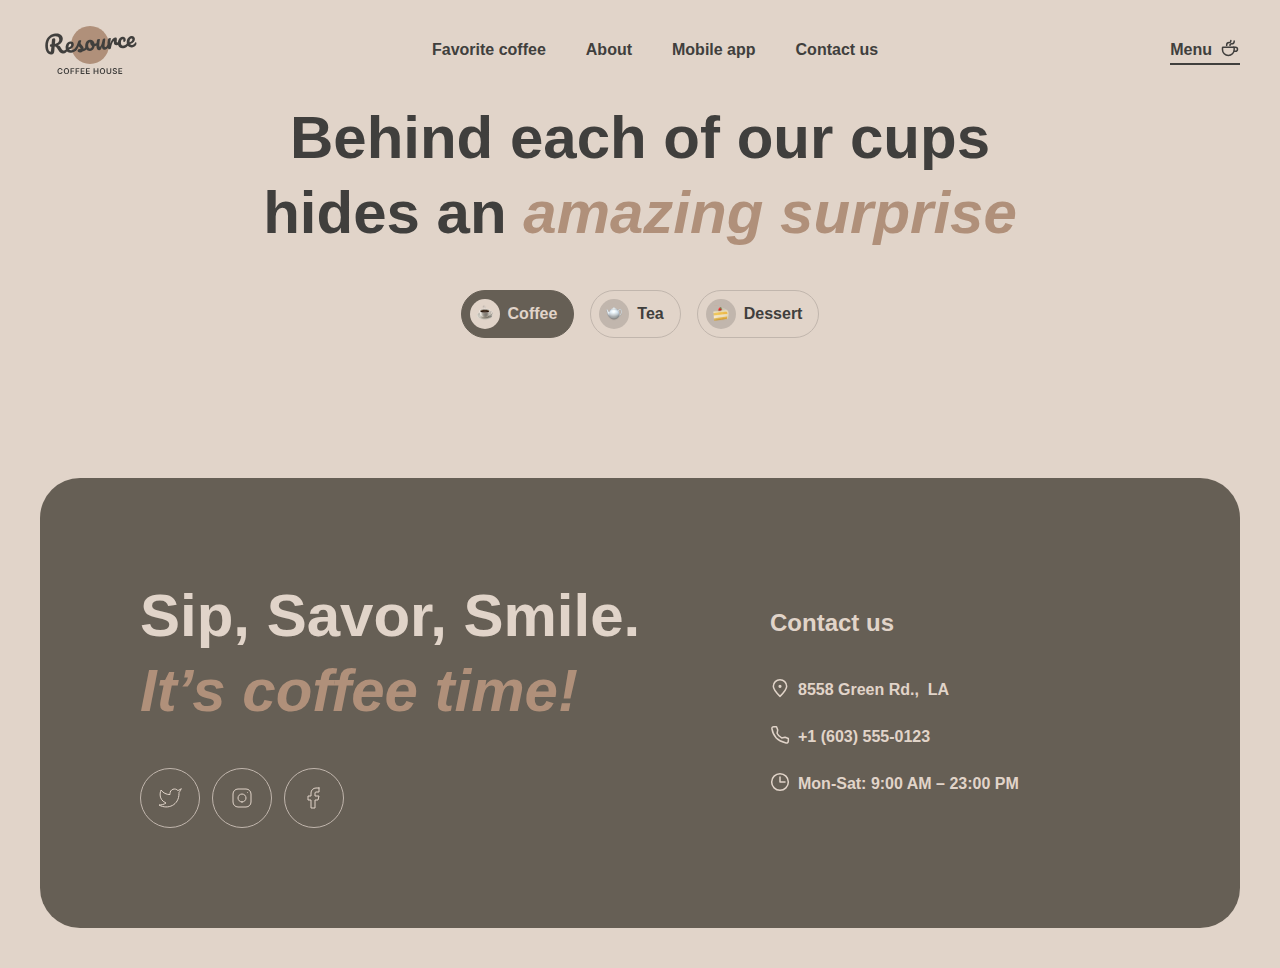
<file: coffee-house/menu.html>
<!DOCTYPE html>
<html lang="en">
  <head>
    <meta charset="UTF-8">
    <meta name="viewport" content="width=device-width, initial-scale=1.0">
    <title>Coffee House</title>
    <link rel="stylesheet" href="styles-menu.css">
    <link rel="icon" href="./img/coffee-beans.png">
    <script type="module" src="script-menu.js"></script>
  </head>
  <body>
    <div class="main-container">
      <header class="header font-link-and-button">
      <div class="logo-container">
        <a href="index.html"><img src="./img/logo.svg" alt="logo"></a>
      </div>
      <nav>
        <ul class="nav-container-center">
          <li>
            <a class="nav-item" href="index.html#favorites-coffee"
              >Favorite coffee
            </a>
          </li>
          <li><a class="nav-item" href="index.html#about">About</a></li>
          <li>
            <a class="nav-item" href="index.html#mobile-app">Mobile app</a>
          </li>
          <li><a class="nav-item" href="#footer">Contact us</a></li>
        </ul>
      </nav>
      <div class="menu-container">
        <a class="menu-item" href="#">
          Menu
          <span><img src="./img/coffee-cup.svg" alt="coffee-cup"></span>
        </a>
      </div>
      <div class="burger-menu-wrapper">
        <button class="btn-burger-menu">
          <svg class="top-line" xmlns="http://www.w3.org/2000/svg" width="18" height="2" viewBox="0 0 18 2" fill="none">
            <path d="M1 1H17" stroke="#403F3D" stroke-width="1.5" stroke-linecap="round" stroke-linejoin="round"/>
          </svg>
          <svg class="bottom-line" xmlns="http://www.w3.org/2000/svg" width="18" height="2" viewBox="0 0 18 2" fill="none">
            <path d="M1 1H17" stroke="#403F3D" stroke-width="1.5" stroke-linecap="round" stroke-linejoin="round"/>
          </svg>
        </button>
      </div>
    </header>
    <nav class="menu">
      <ul class="nav-items">
        <li><a class="nav-item menu-link font-burger-link" href="index.html#favorites-coffee">Favorite coffee</a></li>
        <li><a class="nav-item menu-link font-burger-link" href="index.html#about">About</a></li>
        <li><a class="nav-item menu-link font-burger-link" href="index.html#mobile-app">Mobile app</a></li>
        <li><a class="nav-item menu-link font-burger-link" href="#footer">Contact us</a></li>
        <li>
          <a class="menu-item menu-link font-burger-link" href="#">
          Menu
            <span><img src="./img/coffee-cup(2x).svg" alt="coffee-cup"></span>
          </a>
        </li>
      </ul>
    </nav>
    <section class="menu-content">
      <div class="menu-title">
        <h1 class="font-h2">
          Behind each of our cups hides an
          <span class="accent">amazing surprise</span>
        </h1>
      </div>
      <div class="tab-navigation">
        <button class="tab-item tab-category font-link-and-button active" data-tab="coffee">
          <span class="icon coffee-icon"></span>Coffee
        </button>
        <button class="tab-item tab-category font-link-and-button" data-tab="tea">
          <span class="icon tea-icon"></span>Tea
        </button>
        <button class="tab-item tab-category font-link-and-button" data-tab="dessert">
          <span class="icon dessert-icon"></span>Dessert
        </button>
      </div>
      <div class="cards-container">
      </div>
        <div class="load-more-btn-container">
          <button class="btn-icon icon-dark load-more-btn">
            <svg xmlns="http://www.w3.org/2000/svg" width="24" height="24" viewBox="0 0 24 24" fill="none" stroke="#403F3D">
              <path d="M21.8883 13.5C21.1645 18.3113 17.013 22 12 22C6.47715 22 2 17.5228 2 12C2 6.47715 6.47715 2 12 2C16.1006 2 19.6248 4.46819 21.1679 8"  stroke-linecap="round" stroke-linejoin="round"/>
              <path d="M17 8H21.4C21.7314 8 22 7.73137 22 7.4V3"  stroke-linecap="round" stroke-linejoin="round"/>
            </svg>
          </button>
        </div>
    </section>
    <footer id="footer">
      <div class="footer-offer">
        <h2 class="font-h2">
          Sip, Savor, Smile. <span class="accent">It’s coffee time!</span>
        </h2>
        <div class="social-media-icons">
          <button class="btn-icon btn-social icon-light">
            <svg
              class="social-icon"
              xmlns="http://www.w3.org/2000/svg"
              width="24"
              height="24"
              viewBox="0 0 24 24"
              fill="none"
              stroke="#E1D4C9"
            >
              <path
                d="M23 3.01006C23 3.01006 20.9821 4.20217 19.86 4.54006C19.2577 3.84757 18.4573 3.35675 17.567 3.13398C16.6767 2.91122 15.7395 2.96725 14.8821 3.29451C14.0247 3.62177 13.2884 4.20446 12.773 4.96377C12.2575 5.72309 11.9877 6.62239 12 7.54006V8.54006C10.2426 8.58562 8.50127 8.19587 6.93101 7.4055C5.36074 6.61513 4.01032 5.44869 3 4.01006C3 4.01006 -1 13.0101 8 17.0101C5.94053 18.408 3.48716 19.109 1 19.0101C10 24.0101 21 19.0101 21 7.51006C20.9991 7.23151 20.9723 6.95365 20.92 6.68006C21.9406 5.67355 23 3.01006 23 3.01006Z"
                stroke-linecap="round"
                stroke-linejoin="round"
              />
            </svg>
          </button>
          <button class="btn-icon btn-social icon-light">
            <svg
              class="social-icon"
              xmlns="http://www.w3.org/2000/svg"
              width="24"
              height="24"
              viewBox="0 0 24 24"
              fill="none"
              stroke="#E1D4C9"
            >
              <path
                d="M12 16C14.2091 16 16 14.2091 16 12C16 9.79086 14.2091 8 12 8C9.79086 8 8 9.79086 8 12C8 14.2091 9.79086 16 12 16Z"
                stroke-linecap="round"
                stroke-linejoin="round"
              />
              <path
                d="M3 16V8C3 5.23858 5.23858 3 8 3H16C18.7614 3 21 5.23858 21 8V16C21 18.7614 18.7614 21 16 21H8C5.23858 21 3 18.7614 3 16Z"
              />
              <path
                d="M17.5 6.51L17.51 6.49889"
                stroke-linecap="round"
                stroke-linejoin="round"
              />
            </svg>
          </button>
          <button class="btn-icon btn-social icon-light">
            <svg
              class="social-icon"
              xmlns="http://www.w3.org/2000/svg"
              width="24"
              height="24"
              viewBox="0 0 24 24"
              fill="none"
              stroke="#E1D4C9"
            >
              <path
                d="M17 2H14C12.6739 2 11.4021 2.52678 10.4645 3.46447C9.52678 4.40215 9 5.67392 9 7V10H6V14H9V22H13V14H16L17 10H13V7C13 6.73478 13.1054 6.48043 13.2929 6.29289C13.4804 6.10536 13.7348 6 14 6H17V2Z"
                stroke-linecap="round"
                stroke-linejoin="round"
              />
            </svg>
          </button>
        </div>
      </div>
      <div class="contacts-container">
        <h3 class="contact-title font-h3">Contact us</h3>
        <ul class="contact-list">
          <li>
            <a class="contact-item-link contact-location font-link-and-button" href="https://www.google.com/maps/place/Google+Berlin/@52.5231181,13.3221704,13z/data=!4m10!1m2!2m1!1sgoogle+office!3m6!1s0x47a851c4adb5e545:0x91a95da0b8c28d69!8m2!3d52.5231181!4d13.3922082!15sCg1nb29nbGUgb2ZmaWNlIgOIAQFaDyINZ29vZ2xlIG9mZmljZZIBEGNvcnBvcmF0ZV9vZmZpY2XgAQA!16s%2Fg%2F11gzwq976?entry=ttu" target="_blank">8558 Green Rd.,&nbsp;&nbsp;LA 
            </a>
          </li>
          <li>
            <a class="contact-item-link contact-phone font-link-and-button" href="tel:+16035550123">+1 (603) 555-0123
            </a>
          </li>
          <li class="contact-item contact-clock font-link-and-button">Mon-Sat: 9:00 AM – 23:00 PM</li>  
        </ul>
      </div>
    </footer>
    </div>
    
    <div class="modal hidden">
      <div class="modal-image-container"></div>
      <div class="modal-text-container">
        <div class="title-container"></div>
        <div class="size-container">
          <p class="font-body-medium">Size</p>
          <div class="tabs-size"></div>
        </div>
        <div class="additives-container">
          <p class="font-body-medium">Additives</p>
          <div class="tabs-additives"></div>
        </div>
        <div class="modal-price-container"></div>
          <div class="modal-alert">
            <div>
              <img src="./img/menu-page/info-empty.svg" alt="alert">
             </div>
             <p class="font-body-caption alert-text">The cost is not final. Download our mobile app to see the final price and place your order. Earn loyalty points and enjoy your favorite coffee with up to 20% discount.</p>
          </div>
          <div class="btn-close-container">
            <button class="btn-secondary font-link-and-button btn-close-modal">Close</button>
          </div>
      </div>
    </div>
    <div class="overlay hidden"></div>
  </body>
</html>
</file>
<file: coffee-house/styles-menu.css>
@import url("https://fonts.cdnfonts.com/css/inter?styles=29139,29140,29141");

html {
  scroll-behavior: smooth;
}

body {
  margin: 0;
  font-family: "Inter", sans-serif;
  background-color: var(--bg-body);
}

button {
  font-family: inherit;
}

h1,
h2,
h3,
h4,
h5,
p,
ul {
  margin: 0;
  padding: 0;
}
a {
  text-decoration: none;
  color: var(--text-dark);
}
li {
  list-style: none;
}

/* Colors */
:root {
  --text-dark: #403f3d;
  --text-light: #e1d4c9;
  --text-accent: #b0907a;
  --bg-body: #e1d4c9;
  --bg-container: #665f55;
  --bg-backdrop: rgba(64, 63, 61, 0.8);
  --border-light: #c1b6ad;
  --border-dark: #665f55;
}

/* Fonts */
.font-h1 {
  font-size: 72px;
  font-weight: 600;
  line-height: 105%;
}
.font-h2 {
  font-size: 60px;
  font-weight: 600;
  line-height: 125%;
  color: var(--text-dark);
}
.font-h3 {
  font-size: 24px;
  font-weight: 600;
  line-height: 125%;
  color: var(--text-dark);
}
.accent {
  font-style: Italic;
  color: var(--text-accent);
}
.font-body-medium {
  font-size: 16px;
  font-weight: 400;
  line-height: 150%;
}
.font-body-caption {
  font-size: 10px;
  font-weight: 600;
  line-height: 140%;
  text-align: left;
}
.font-link-and-button {
  font-size: 16px;
  font-weight: 600;
  line-height: 150%;
}
.font-burger-link {
  font-size: 32px;
  font-weight: 600;
  line-height: 120%;
}

/* Buttons */
.btn-primary {
  display: flex;
  width: 200px;
  height: 64px;
  justify-content: center;
  align-items: center;
  gap: 8px;
  border-radius: 100px;
  border: none;
  cursor: pointer;
  background: var(--bg-body);
}

.btn-secondary {
  display: flex;
  width: 100%;
  height: 44px;
  justify-content: center;
  align-items: center;
  border-radius: 100px;
  border: 1px solid var(--border-dark);
  background-color: transparent;
  color: var(--text-dark);
}

.btn-secondary:hover {
  background: var(--bg-container);
  color: var(--text-light);
}

.btn-icon {
  display: flex;
  width: 60px;
  height: 60px;
  justify-content: center;
  align-items: center;
  border-radius: 50%;
  cursor: pointer;
  background-color: transparent;
  transition: background-color 0.5s ease-in-out;
}
.icon-dark {
  border: 1px solid var(--border-dark);
}
.icon-dark:hover {
  background: var(--bg-container);
  border: none;
}

.icon-light {
  border: 1px solid var(--border-light);
}
.icon-light:hover {
  background: var(--bg-body);
  border: none;
}

/* Desktop 1440px*/
.main-container {
  max-width: 1440px;
  margin: 0 auto;
  padding: 0 40px;
  box-sizing: border-box;
  overflow-x: hidden;
}

/* Header */
.header {
  display: flex;
  justify-content: space-between;
  align-items: center;
  padding: 20px 0;
}
.logo-container img {
  display: block;
  cursor: pointer;
}

.nav-container-center {
  display: flex;
  gap: 40px;
}

.menu-container {
  height: 24px;
  position: relative;
}
.nav-item {
  position: relative;
}

.menu-item {
  display: flex;
  gap: 8px;
  position: relative;
  width: 100%;
  cursor: default;
}

.nav-item::after {
  content: "";
  display: block;
  width: 0;
  height: 2px;
  background-color: var(--text-dark);
  position: absolute;
  bottom: -4px;
  left: 50%;
  transform: translateX(-50%);
  transform-origin: center bottom;
  transition: width 0.3s ease;
}
.nav-item:hover::after {
  width: 100%;
}

.menu-item::after {
  content: "";
  display: block;
  width: 100%;
  height: 2px;
  background-color: var(--text-dark);
  position: absolute;
  bottom: 0;
  cursor: auto;
}


.burger-menu-wrapper {
  display: none;
}
.btn-burger-menu {
  display: flex;
  flex-direction: column;
  gap: 6px;
  width: 44px;
  height: 44px;
  justify-content: center;
  align-items: center;
  border-radius: 50%;
  border: 1px solid var(--border-dark);
  background-color: transparent;
  cursor: pointer;
}

.menu {
  display: flex;
  height: 0;
  justify-content: center;
  visibility: hidden;
}


.menu-open {
  animation: menu-open-animation 0.5s ease-out forwards;
}

.menu-close {
  animation: menu-close-animation 0.5s ease-in forwards;
}

@keyframes menu-open-animation {
  from {
    height: 0;
    transform: translateX(200%);
    visibility: hidden;

  }
  to {
    height: calc(100vh - 100px);
    transform: translateX(0);
    visibility: visible;


  }
}

@keyframes menu-close-animation {
  from {
    height: calc(100vh - 100px);
    transform: translateX(0);
    visibility: visible;
  }
  to {
    height: 0;
    transform: translateX(200%);
    visibility: hidden;
  }
}


.top-line,
.bottom-line {
  transition: transform 0.5s ease-in-out;
}

.btn-burger-menu.active .top-line {
  transform: translateY(4px) rotate(45deg);
}

.btn-burger-menu.active .bottom-line {
  transform: translateY(-4px) rotate(-45deg);
}
.nav-items {
  padding-top: 60px;
  display: flex;
  flex-direction: column;
  align-items: center;
  gap:40px;
  visibility: inherit;
}

.menu-item.menu-link {
  margin-top: 20px;

}


.menu-content {
  display: flex;
  flex-direction: column;
  align-items: center;
  gap: 40px;
  margin-bottom: 100px;
}

.menu-title {
  max-width: 800px;
  text-align: center;
}
.tab-navigation {
  display: flex;
  gap: 16px;
}

.tab-item {
  display: flex;
  align-items: center;
  gap: 8px;
  border-radius: 100px;
  border: 1px solid var(--border-light);
  background-color: transparent;
  color: var(--text-dark);
  cursor: pointer;
  transition: background-color 0.5s ease-in-out, color 0.5s ease-in-out,
    border 0.5s ease-in-out;
  padding: 8px 16px 8px 8px;
}

.icon {
  width: 30px;
  height: 30px;
  border-radius: 100px;
  background-color: var(--border-light);
  position: relative;
  display: flex;
  justify-content: center;
  align-items: center;
  color: var(--text-dark);
}

.coffee-icon::before {
  content: url(./img/menu-page/tab-icons/coffee.svg);
  position: absolute;
  top: 60%;
  left: 50%;
  transform: translate(-50%, -50%);
}
.tea-icon::before {
  content: url(./img/menu-page/tab-icons/tea.svg);
  position: absolute;
  top: 60%;
  left: 50%;
  transform: translate(-50%, -50%);
}
.dessert-icon::before {
  content: url(./img/menu-page/tab-icons/cake.svg);
  position: absolute;
  top: 60%;
  left: 50%;
  transform: translate(-50%, -50%);
}

.tab-item.active,
.tab-item:hover {
  border: 1px solid var(--bg-container);
  background: var(--bg-container);
  color: var(--text-light);
}

.tab-item.active {
  cursor: auto;
}

.tabs-additives > .tab-item.active {
  cursor: pointer;
}

.tab-item.active .icon {
  background: var(--bg-body);
}

/* .tab-item:hover .icon {
  background: var(--bg-body);
} */

.cards-container {
  color: var(--text-dark);
  display: flex;
  gap: 40px;
  flex-wrap: wrap;
  justify-content: center;
}

.card-item {
  width: 310px;
  height: 506px;
  border: 1px solid var(--border-light);
  border-radius: 40px;
  display: flex;
  flex-direction: column;
  box-sizing: border-box;
  cursor: pointer;
}

.image-card-container {
  overflow: hidden;
  border-radius: 40px;
}

.image-card {
  display: block;
  width: 100%;
  height: 100%;
  border-radius: 40px;
  transform: scale(1.1);
  transition: transform 0.5s ease-in-out;
}

.card-item:hover{
 cursor: pointer;
}
.card-item:hover .image-card {
  transform: scale(1);
}

.text-card-container {
  padding: 20px;
  display: flex;
  flex-direction: column;
  flex: 1;
}

.price-container {
  margin-top: auto;
}

.text-card-container p {
  margin-top: 12px;
}

.load-more-btn-container {
  display: none;
  width: 100%;
  justify-content: center;
}

.icon-dark.load-more-btn:hover {
  background-color: transparent;
  border: 1px solid var(--border-dark);
}

/* Footer */
#footer {
  padding: 100px;
  border-radius: 40px;
  background-color: var(--bg-container);
  display: flex;
  align-items: center;
  gap: 100px;
  margin-bottom: 40px;
}

.footer-offer {
  max-width: 530px;
  width: 100%;
  display: flex;
  flex-direction: column;
  gap: 40px;
  flex: 1;
}

.footer-offer h2 {
  color: var(--text-light);
}

.footer-offer span {
  display: block;
}

.social-media-icons {
  display: flex;
  gap: 12px;
}

.btn-social:hover .social-icon {
  stroke: var(--text-dark);
}

.contacts-container {
  color: var(--text-light);
  padding-top: 20px;
}

.contact-title {
  color: var(--text-light);
  margin-bottom: 40px;
}

.contact-item,
.contact-item-link {
  display: inline-block;
  color: var(--text-light);
  position: relative;
  padding-bottom: 4px;
  margin-bottom: 16px;
}

.contact-item::before,
.contact-item-link::before {
  margin-right: 8px;
  vertical-align: top;
}
.contact-location::before {
  content: url(./img/footer/pin-alt.svg);
}
.contact-phone::before {
  content: url(./img/footer/phone.svg);
}
.contact-clock::before {
  content: url(./img/footer/clock.svg);
}

.contact-item-link::after {
  content: "";
  display: block;
  width: 0;
  height: 2px;
  background-color: var(--text-light);
  position: absolute;
  bottom: 0;
  left: 50%;
  transform: translateX(-50%);
  transform-origin: center bottom;
  transition: width 0.3s ease;
}
.contact-item-link:hover::after {
  width: 100%;
}

/* Modal */
body.modal-open {
  overflow: hidden;
}

.modal {
  max-width: 800px;
  width: 100%;
  border-radius: 40px;
  padding: 16px;
  background-color: var(--bg-body);
  display: flex;
  gap: 20px;
  position: fixed;
  top: 50%;
  left: 50%;
  transform: translate(-50%, -50%);
  z-index: 2;
  transition: opacity 0.5s;
}

.modal-image-container{
  width: 340px;
  min-width: 340px;
  height: 340px;
}

.modal-image-container img{
  width: 100%;
  display: block;
  border-radius: 40px;
}

.modal-text-container{
  color: var(--text-dark, #403F3D);
  display: flex;
  flex-direction: column;
  gap:20px;
}

.modal-title{
  margin-bottom: 12px;
}

.tabs-size,
.tabs-additives{
  padding-top: 8px;
  display: flex;
  gap:8px;
  flex-wrap: wrap;
}
.modal-price-container{
  display: flex;
  justify-content: space-between;
}

.modal-alert{
  padding: 12px 0;
  border-top: 1px solid var(--border-light);
  display: flex;
  gap: 8px;
}
.overlay {
  position: fixed;
  top: 0;
  left: 0;
  width: 100%;
  height: 100%;
  background-color: var(--bg-backdrop);
  z-index: 1;
  transition: opacity 0.5s;
}

.hidden {
  visibility: hidden;
  opacity: 0;
}

/* Tablet and Modile-screen */
@media (hover: none) {
  .nav-item:hover::after {
    width: 0%;
  }
  .icon-dark:hover {
    background-color: transparent;
    border: 1px solid var(--border-dark);
  }
  .icon-light:hover {
    background-color: transparent;
    border: 1px solid var(--border-light);
  }
  .btn-social:hover .social-icon {
    stroke: var(--text-light);
  }
  .contact-item-link:hover::after {
    width: 0%;
  }
  .tab-item:hover {
    border: 1px solid var(--border-light);
    background-color: transparent;
    color: var(--text-dark);
  }
  .tab-item.active {
  border: 1px solid var(--bg-container);
  background: var(--bg-container);
  color: var(--text-light);
}
  .card-item:hover .image-card {
    transform: scale(1.1);
  }
}

@media (hover:hover){
  .tab-item:hover .icon {
    background: var(--bg-body);
  }
}

@media (max-width: 943px) {
  #footer {
    padding: 100px 60px;
  }
}

@media (max-width: 884px) {
  .modal {
    max-width: 700px;
  }
}

@media (max-width: 768px) {
  .nav-container-center,
  .menu-container {
    display: none;
  }
  .burger-menu-wrapper {
    display: block;
  }
  .load-more-btn-container{
    display: flex;
   
  }
  #footer {
    padding: 100px 60px;
    flex-direction: column;
    align-items: flex-start;
  }
  .contacts-container{
    padding-top: 0;
  }
  .contact-item,
  .contact-item-link {
  padding-bottom: 0;
  }
  .contact-item {
    margin-bottom: 0;
  }
  .modal {
    max-width: 650px;
  }
}

@media (max-width: 716px) {
  .font-h1 {
    font-size: calc(42px + 30 * (100vw - 380px) / 980);
    line-height: 115%;
  }
  .font-h2 {
    font-size: calc(32px + 28 * (100vw - 380px) / 980);
  }
  .modal {
    max-width: 600px;
  }
}

@media (max-width: 680px) {
  .main-container {
    padding: 0 16px;
  }
  .modal {
    max-width: 342px;
  }
  .modal-image-container {
    display: none;
  .tab-navigation {
    gap: 8px;
  }
  #footer {
    padding: 60px 16px;
    gap: 40px;
  }
  .footer-offer span {
    display: inline;
  }
 }
}
</file>
